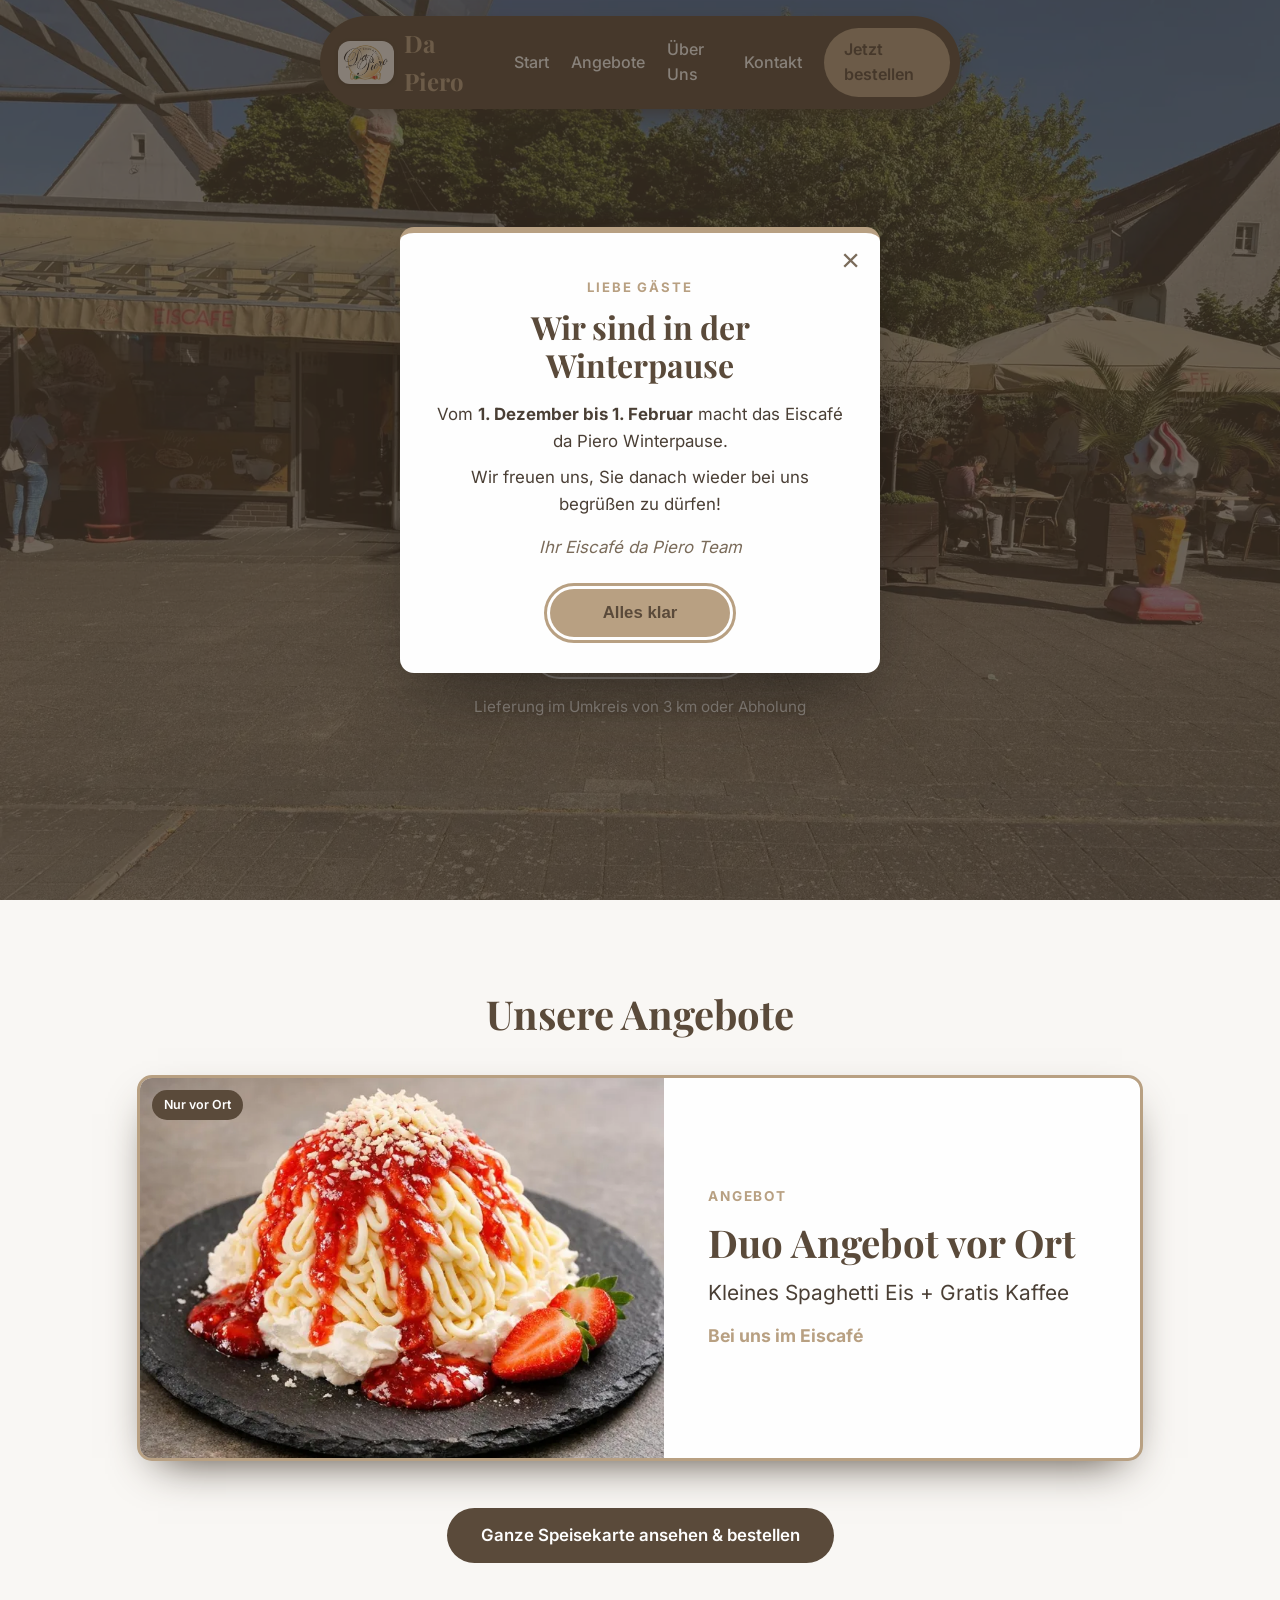
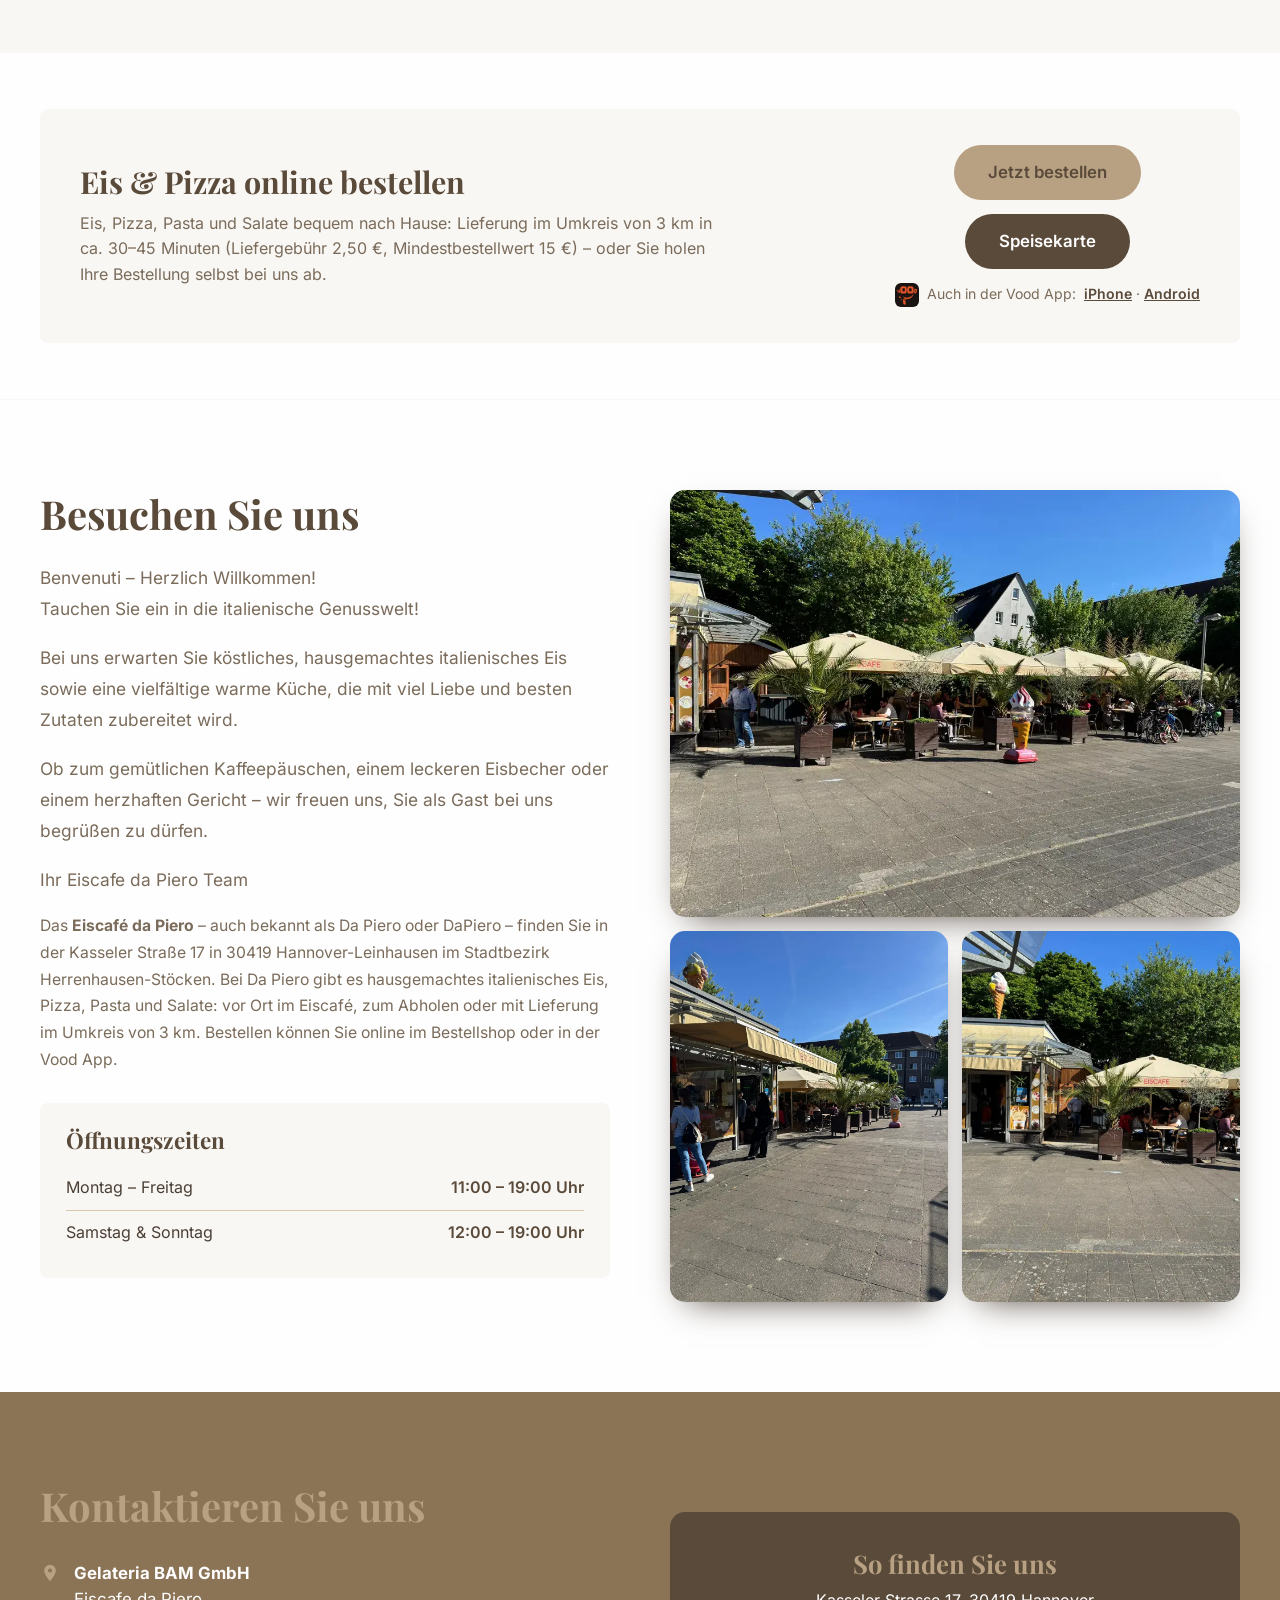
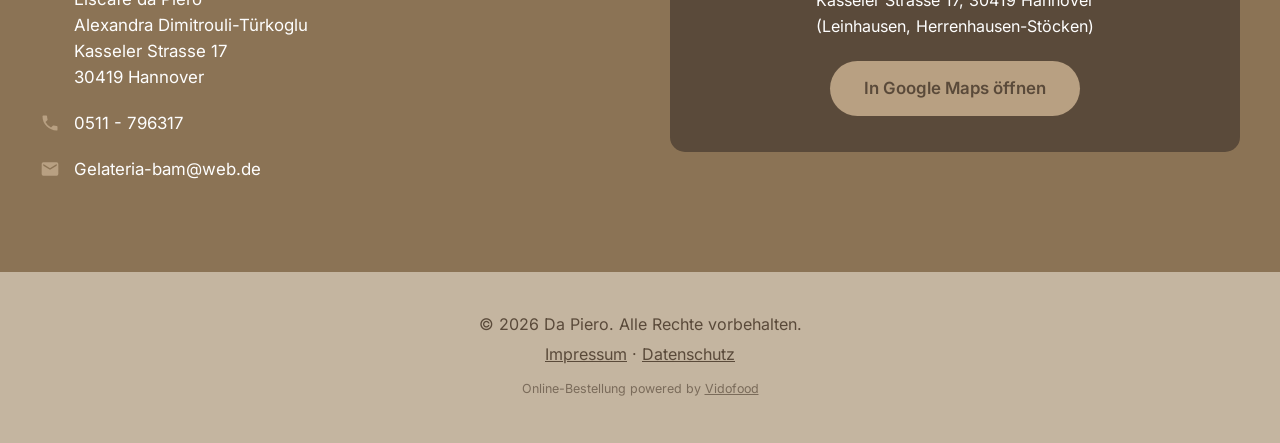
<file: index.html>
<!DOCTYPE html>
<html lang="de">
<head>
<meta charset="UTF-8">
<meta name="viewport" content="width=device-width, initial-scale=1">
<title>Eiscafé da Piero Hannover – Eis &amp; Pizza | Herrenhausen-Stöcken</title>
<meta name="description" content="Eiscafé da Piero (DaPiero) in Hannover-Herrenhausen-Stöcken: hausgemachtes italienisches Eis, Pizza &amp; Pasta. Lieferung (3 km) oder Abholung – online bestellen.">
<meta name="robots" content="index, follow, max-image-preview:large">
<link rel="canonical" href="https://da-piero-hannover.de/">
<link rel="alternate" hreflang="de" href="https://da-piero-hannover.de/">
<link rel="alternate" hreflang="x-default" href="https://da-piero-hannover.de/">
<meta name="geo.region" content="DE-NI">
<meta name="geo.placename" content="Hannover">
<meta name="geo.position" content="52.3981906;9.6742636">
<meta name="ICBM" content="52.3981906, 9.6742636">
<meta property="og:type" content="website">
<meta property="og:locale" content="de_DE">
<meta property="og:site_name" content="Eiscafé da Piero">
<meta property="og:title" content="Da Piero – Eiscafé &amp; Pizzeria in Hannover">
<meta property="og:description" content="Hausgemachtes italienisches Eis, Pizza und Pasta in Hannover-Herrenhausen-Stöcken – Lieferung im Umkreis von 3 km oder Abholung. Jetzt online bestellen.">
<meta property="og:url" content="https://da-piero-hannover.de/">
<meta property="og:image" content="https://da-piero-hannover.de/assets/img/og-image.jpg">
<meta property="og:image:width" content="1200">
<meta property="og:image:height" content="630">
<meta property="og:image:alt" content="Eiscafé da Piero in der Kasseler Straße 17, Hannover, mit Logo">
<meta name="twitter:card" content="summary_large_image">
<meta name="twitter:title" content="Da Piero – Eiscafé &amp; Pizzeria in Hannover">
<meta name="twitter:description" content="Hausgemachtes italienisches Eis, Pizza und Pasta in Hannover – Lieferung oder Abholung. Jetzt online bestellen.">
<meta name="twitter:image" content="https://da-piero-hannover.de/assets/img/og-image.jpg">
<meta name="theme-color" content="#5A4A3A">
<link rel="icon" href="favicon.ico" sizes="48x48">
<link rel="icon" type="image/png" sizes="96x96" href="assets/img/favicon-dapiero-logo.png">
<link rel="apple-touch-icon" sizes="180x180" href="assets/img/apple-touch-icon-dapiero-logo.png">
<link rel="preload" as="image" type="image/webp" href="assets/img/eiscafe-aussen.webp" fetchpriority="high">
<link rel="stylesheet" href="assets/css/fonts.css">
<link rel="stylesheet" href="assets/css/style.css">
<script type="application/ld+json">
[{"@context":"https://schema.org","@type":["Restaurant","IceCreamShop"],"@id":"https://da-piero-hannover.de/#restaurant","name":"Eiscafé da Piero","alternateName":["Da Piero","DaPiero","Eiscafe da Piero","Da Piero Eiscafé & Pizzeria","Eiscafé & Pizzeria Da Piero Hannover"],"description":"Italienisches Eiscafé und Pizzeria in Hannover (Herrenhausen-Stöcken) mit hausgemachtem Eis, Pizza, Pasta und Salaten – vor Ort, zur Abholung oder mit Lieferung im Umkreis von 3 km.","url":"https://da-piero-hannover.de/","logo":"https://da-piero-hannover.de/assets/img/logo-dapiero-gross.webp","image":["https://da-piero-hannover.de/assets/img/og-image.jpg","https://da-piero-hannover.de/assets/img/eiscafe-aussen.webp","https://da-piero-hannover.de/assets/img/eiscafe-terrasse.webp","https://da-piero-hannover.de/assets/img/eiscafe-eingang.webp"],"telephone":"+49 511 796317","email":"Gelateria-bam@web.de","address":{"@type":"PostalAddress","streetAddress":"Kasseler Straße 17","postalCode":"30419","addressLocality":"Hannover","addressRegion":"Niedersachsen","addressCountry":"DE"},"geo":{"@type":"GeoCoordinates","latitude":52.3981906,"longitude":9.6742636},"hasMap":"https://www.google.com/maps/search/?api=1&query=Kasseler+Strasse+17%2C+30419+Hannover","openingHoursSpecification":[{"@type":"OpeningHoursSpecification","dayOfWeek":["Monday","Tuesday","Wednesday","Thursday","Friday"],"opens":"11:00","closes":"19:00"},{"@type":"OpeningHoursSpecification","dayOfWeek":["Saturday","Sunday"],"opens":"12:00","closes":"19:00"}],"servesCuisine":["Italienisch","Eis","Pizza","Pasta","Salate"],"priceRange":"€–€€","currenciesAccepted":"EUR","hasMenu":"https://vidofood.de/dapiero","areaServed":[{"@type":"GeoCircle","geoMidpoint":{"@type":"GeoCoordinates","latitude":52.3981906,"longitude":9.6742636},"geoRadius":"3000"},{"@type":"City","name":"Hannover"}],"potentialAction":{"@type":"OrderAction","target":{"@type":"EntryPoint","urlTemplate":"https://vidofood.de/dapiero","inLanguage":"de-DE","actionPlatform":["https://schema.org/DesktopWebPlatform","https://schema.org/MobileWebPlatform"]},"deliveryMethod":["http://purl.org/goodrelations/v1#DeliveryModeOwnFleet","http://purl.org/goodrelations/v1#DeliveryModePickUp"]},"sameAs":["https://www.eiscafe-hannover.de/"],"parentOrganization":{"@type":"Organization","name":"Gelateria BAM GmbH"}},{"@context":"https://schema.org","@type":"WebSite","@id":"https://da-piero-hannover.de/#website","url":"https://da-piero-hannover.de/","name":"Eiscafé da Piero","alternateName":["Da Piero","DaPiero"],"inLanguage":"de-DE","publisher":{"@id":"https://da-piero-hannover.de/#restaurant"}}]
</script>
</head>
<body>
<a class="skip" href="#inhalt">Zum Inhalt springen</a>

<header class="navbar" id="navbar">
  <a class="nav-logo" href="#home" aria-label="Da Piero – nach oben"><img src="assets/img/logo-dapiero.webp" alt="Da Piero Logo" width="160" height="131"><span>Da Piero</span></a>
  <nav class="nav-links" id="nav-links" aria-label="Hauptnavigation">
    <a href="#home">Start</a>
    <a href="#angebote">Angebote</a>
    <a href="#ueber-uns">Über Uns</a>
    <a href="#kontakt">Kontakt</a>
    <a class="nav-order" href="https://vidofood.de/dapiero">Jetzt bestellen</a>
  </nav>
  <button class="menu-toggle" id="menu-toggle" aria-label="Menü öffnen" aria-expanded="false" aria-controls="nav-links"><span></span><span></span><span></span></button>
</header>

<main id="inhalt">
  <section class="hero" id="home">
    <img class="hero-bg" src="assets/img/eiscafe-aussen.webp" alt="Eiscafé da Piero in der Kasseler Straße 17, Hannover-Herrenhausen-Stöcken, mit Terrasse und Sonnenschirmen" width="1600" height="1200" fetchpriority="high" decoding="async">
    <div class="hero-content">
      <h1 class="hero-h1"><img class="hero-logo" src="assets/img/logo-dapiero-gross.webp" alt="Logo Da Piero – Eiscafé &amp; Pizzeria" width="800" height="653" fetchpriority="high"><span class="sr-only">Eiscafé da Piero – italienisches Eis &amp; Pizza in Hannover</span></h1>
      <a class="btn btn-primary" href="https://vidofood.de/dapiero">Jetzt bestellen</a>
      <a class="btn btn-outline hero-menu" href="https://vidofood.de/restaurant/dapiero">Speisekarte</a>
      <p class="hero-note">Lieferung im Umkreis von 3 km oder Abholung</p>
    </div>
  </section>

  <section class="offers" id="angebote">
    <div class="container">
      <h2 class="section-title">Unsere Angebote</h2>
      <div class="offer-list">
        <article class="offer-big">
          <div class="offer-big-img"><img src="assets/img/spaghetti-eis.webp" alt="Kleines Spaghettieis mit Erdbeersauce" width="720" height="720" loading="lazy"><span class="badge">Nur vor Ort</span></div>
          <div class="offer-big-body">
            <p class="offer-kicker">Angebot</p>
            <h3>Duo Angebot vor Ort</h3>
            <p class="offer-desc">Kleines Spaghetti Eis + Gratis Kaffee</p>
            <p class="offer-note">Bei uns im Eiscafé</p>
          </div>
        </article>
      </div>
      <div class="offers-cta">
        <a class="btn btn-dark" href="https://vidofood.de/restaurant/dapiero">Ganze Speisekarte ansehen &amp; bestellen</a>
      </div>
    </div>
  </section>

  <section class="order" id="bestellen">
    <div class="container order-inner">
      <div>
        <h2>Eis &amp; Pizza online bestellen</h2>
        <p>Eis, Pizza, Pasta und Salate bequem nach Hause: Lieferung im Umkreis von 3 km in ca. 30–45 Minuten (Liefergebühr 2,50 €, Mindestbestellwert 15 €) – oder Sie holen Ihre Bestellung selbst bei uns ab.</p>
      </div>
      <div class="order-actions">
        <a class="btn btn-primary" href="https://vidofood.de/dapiero">Jetzt bestellen</a>
        <a class="btn btn-dark" href="https://vidofood.de/restaurant/dapiero">Speisekarte</a>
        <p class="app-note"><img src="assets/img/logo-vood.png" alt="Vood App Icon – Da Piero in der Vood App bestellen" width="256" height="256" loading="lazy"> Auch in der Vood App: <span class="nowrap"><a href="https://apps.apple.com/de/app/vood-essen-bestellen/id6804287501">iPhone</a> · <a href="https://play.google.com/store/apps/details?id=de.vidofood.app">Android</a></span></p>
      </div>
    </div>
  </section>

  <section class="about" id="ueber-uns">
    <div class="container about-grid">
      <div class="about-text">
        <h2>Besuchen Sie uns</h2>
        <p>Benvenuti – Herzlich Willkommen!<br>Tauchen Sie ein in die italienische Genusswelt!</p>
        <p>Bei uns erwarten Sie köstliches, hausgemachtes italienisches Eis sowie eine vielfältige warme Küche, die mit viel Liebe und besten Zutaten zubereitet wird.</p>
        <p>Ob zum gemütlichen Kaffeepäuschen, einem leckeren Eisbecher oder einem herzhaften Gericht – wir freuen uns, Sie als Gast bei uns begrüßen zu dürfen.</p>
        <p>Ihr Eiscafe da Piero Team</p>
        <p class="seo-text">Das <strong>Eiscafé da Piero</strong> – auch bekannt als Da Piero oder DaPiero – finden Sie in der Kasseler Straße 17 in 30419 Hannover-Leinhausen im Stadtbezirk Herrenhausen-Stöcken. Bei Da Piero gibt es hausgemachtes italienisches Eis, Pizza, Pasta und Salate: vor Ort im Eiscafé, zum Abholen oder mit Lieferung im Umkreis von 3 km. Bestellen können Sie online im Bestellshop oder in der Vood App.</p>
        <div class="hours">
          <h3>Öffnungszeiten</h3>
          <dl>
            <div><dt>Montag – Freitag</dt><dd>11:00 – 19:00 Uhr</dd></div>
            <div><dt>Samstag &amp; Sonntag</dt><dd>12:00 – 19:00 Uhr</dd></div>
          </dl>
        </div>
      </div>
      <div class="gallery" aria-label="Fotos vom Eiscafé">
        <img src="assets/img/eiscafe-terrasse.webp" alt="Terrasse des Eiscafé da Piero in Hannover mit Sonnenschirmen und Palmen" width="1000" height="750" loading="lazy">
        <img src="assets/img/eiscafe-eingang.webp" alt="Eingang und Eistheke des Eiscafé da Piero in Hannover" width="1000" height="1333" loading="lazy">
        <img src="assets/img/eiscafe-aussen.webp" alt="Eiscafé da Piero Hannover von außen – Eis und Pizza in Herrenhausen-Stöcken" width="1600" height="1200" loading="lazy">
      </div>
    </div>
  </section>

  <section class="contact" id="kontakt">
    <div class="container contact-grid">
      <div>
        <h2>Kontaktieren Sie uns</h2>
        <ul class="contact-list">
          <li>
            <svg viewBox="0 0 24 24" aria-hidden="true"><path fill="currentColor" d="M12 2a7 7 0 0 0-7 7c0 5.2 7 13 7 13s7-7.8 7-13a7 7 0 0 0-7-7zm0 9.5A2.5 2.5 0 1 1 12 6.5a2.5 2.5 0 0 1 0 5z"/></svg>
            <span><strong>Gelateria BAM GmbH</strong><br>Eiscafe da Piero<br>Alexandra Dimitrouli-Türkoglu<br>Kasseler Strasse 17<br>30419 Hannover</span>
          </li>
          <li>
            <svg viewBox="0 0 24 24" aria-hidden="true"><path fill="currentColor" d="M6.6 10.8a15.1 15.1 0 0 0 6.6 6.6l2.2-2.2a1 1 0 0 1 1-.25 11.4 11.4 0 0 0 3.6.57 1 1 0 0 1 1 1V20a1 1 0 0 1-1 1A17 17 0 0 1 3 4a1 1 0 0 1 1-1h3.5a1 1 0 0 1 1 1c0 1.25.2 2.46.57 3.6a1 1 0 0 1-.25 1z"/></svg>
            <a href="tel:+49511796317">0511 - 796317</a>
          </li>
          <li>
            <svg viewBox="0 0 24 24" aria-hidden="true"><path fill="currentColor" d="M20 4H4a2 2 0 0 0-2 2v12a2 2 0 0 0 2 2h16a2 2 0 0 0 2-2V6a2 2 0 0 0-2-2zm0 4-8 5-8-5V6l8 5 8-5z"/></svg>
            <a href="mailto:Gelateria-bam@web.de">Gelateria-bam@web.de</a>
          </li>
        </ul>
      </div>
      <div class="map-card">
        <h3>So finden Sie uns</h3>
        <p>Kasseler Strasse 17, 30419 Hannover<br>(Leinhausen, Herrenhausen-Stöcken)</p>
        <a class="btn btn-primary" href="https://www.google.com/maps/search/?api=1&amp;query=Kasseler+Strasse+17%2C+30419+Hannover">In Google Maps öffnen</a>
      </div>
    </div>
  </section>
</main>

<footer class="footer">
  <p>© 2026 Da Piero. Alle Rechte vorbehalten.</p>
  <p class="footer-links"><a href="impressum.html">Impressum</a> · <a href="datenschutz.html">Datenschutz</a></p>
  <p class="powered">Online-Bestellung powered by <a href="https://vidofood.de">Vidofood</a></p>
</footer>

<a class="sticky-order" href="https://vidofood.de/dapiero">Jetzt bestellen</a>
<script src="assets/js/main.js"></script>
</body>
</html>
</file>
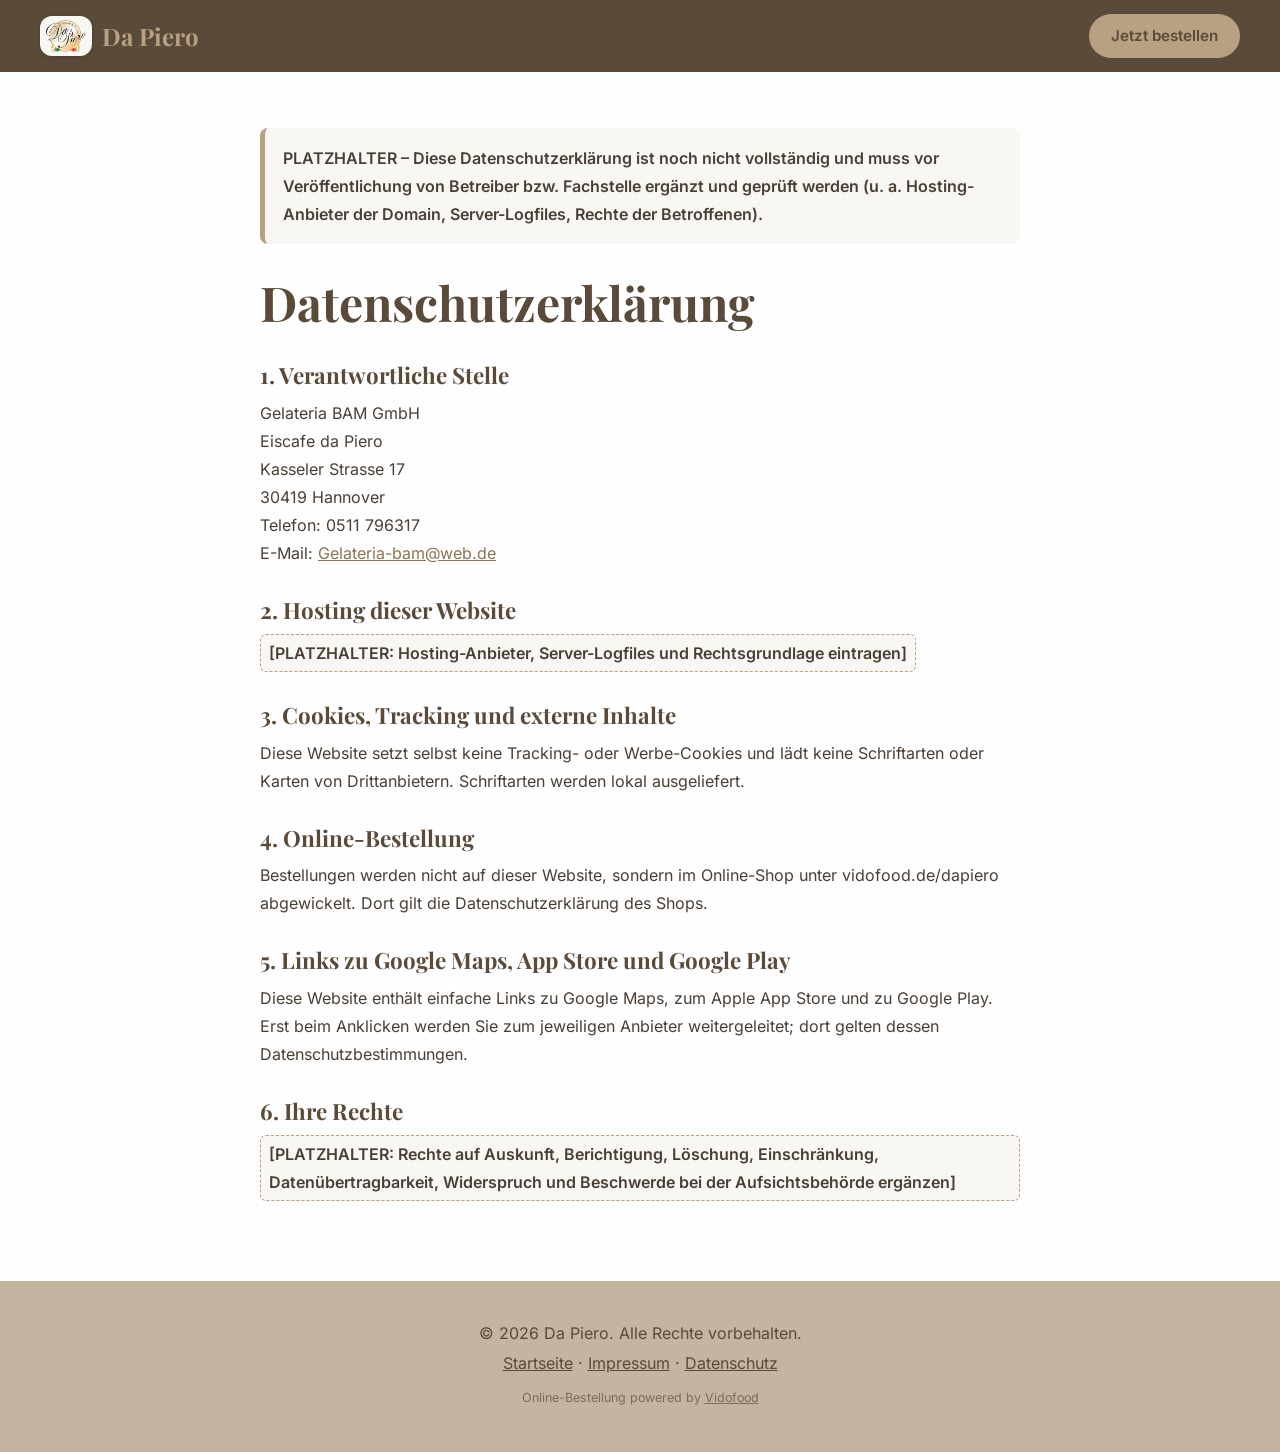
<file: datenschutz.html>
<!DOCTYPE html>
<html lang="de">
<head>
<meta charset="UTF-8">
<meta name="viewport" content="width=device-width, initial-scale=1">
<title>Datenschutz – Da Piero Eiscafé &amp; Pizzeria</title>
<meta name="robots" content="noindex">
<link rel="icon" type="image/png" href="assets/img/favicon-dapiero-logo.png">
<link rel="apple-touch-icon" sizes="180x180" href="assets/img/apple-touch-icon-dapiero-logo.png">
<link rel="stylesheet" href="assets/css/fonts.css">
<link rel="stylesheet" href="assets/css/style.css">
<link rel="stylesheet" href="assets/css/legal.css">
</head>
<body>
<header class="legal-header">
  <div class="container">
    <a class="nav-logo" href="index.html" aria-label="Zur Startseite"><img src="assets/img/logo-dapiero.webp" alt="Da Piero Logo" width="160" height="131"><span>Da Piero</span></a>
    <a class="btn btn-primary" href="https://vidofood.de/dapiero">Jetzt bestellen</a>
  </div>
</header>
<main class="legal container">
<p class="todo">PLATZHALTER – Diese Datenschutzerklärung ist noch nicht vollständig und muss vor Veröffentlichung von Betreiber bzw. Fachstelle ergänzt und geprüft werden (u. a. Hosting-Anbieter der Domain, Server-Logfiles, Rechte der Betroffenen).</p>
<h1>Datenschutzerklärung</h1>
<h2>1. Verantwortliche Stelle</h2>
<p>Gelateria BAM GmbH<br>Eiscafe da Piero<br>Kasseler Strasse 17<br>30419 Hannover<br>Telefon: 0511 796317<br>E-Mail: <a href="mailto:Gelateria-bam@web.de">Gelateria-bam@web.de</a></p>
<h2>2. Hosting dieser Website</h2>
<p class="todo-inline">[PLATZHALTER: Hosting-Anbieter, Server-Logfiles und Rechtsgrundlage eintragen]</p>
<h2>3. Cookies, Tracking und externe Inhalte</h2>
<p>Diese Website setzt selbst keine Tracking- oder Werbe-Cookies und lädt keine Schriftarten oder Karten von Drittanbietern. Schriftarten werden lokal ausgeliefert.</p>
<h2>4. Online-Bestellung</h2>
<p>Bestellungen werden nicht auf dieser Website, sondern im Online-Shop unter vidofood.de/dapiero abgewickelt. Dort gilt die Datenschutzerklärung des Shops.</p>
<h2>5. Links zu Google Maps, App Store und Google Play</h2>
<p>Diese Website enthält einfache Links zu Google Maps, zum Apple App Store und zu Google Play. Erst beim Anklicken werden Sie zum jeweiligen Anbieter weitergeleitet; dort gelten dessen Datenschutzbestimmungen.</p>
<h2>6. Ihre Rechte</h2>
<p class="todo-inline">[PLATZHALTER: Rechte auf Auskunft, Berichtigung, Löschung, Einschränkung, Datenübertragbarkeit, Widerspruch und Beschwerde bei der Aufsichtsbehörde ergänzen]</p>
</main>
<footer class="footer">
  <p>© 2026 Da Piero. Alle Rechte vorbehalten.</p>
  <p class="footer-links"><a href="index.html">Startseite</a> · <a href="impressum.html">Impressum</a> · <a href="datenschutz.html">Datenschutz</a></p>
  <p class="powered">Online-Bestellung powered by <a href="https://vidofood.de">Vidofood</a></p>
</footer>
</body>
</html>
</file>
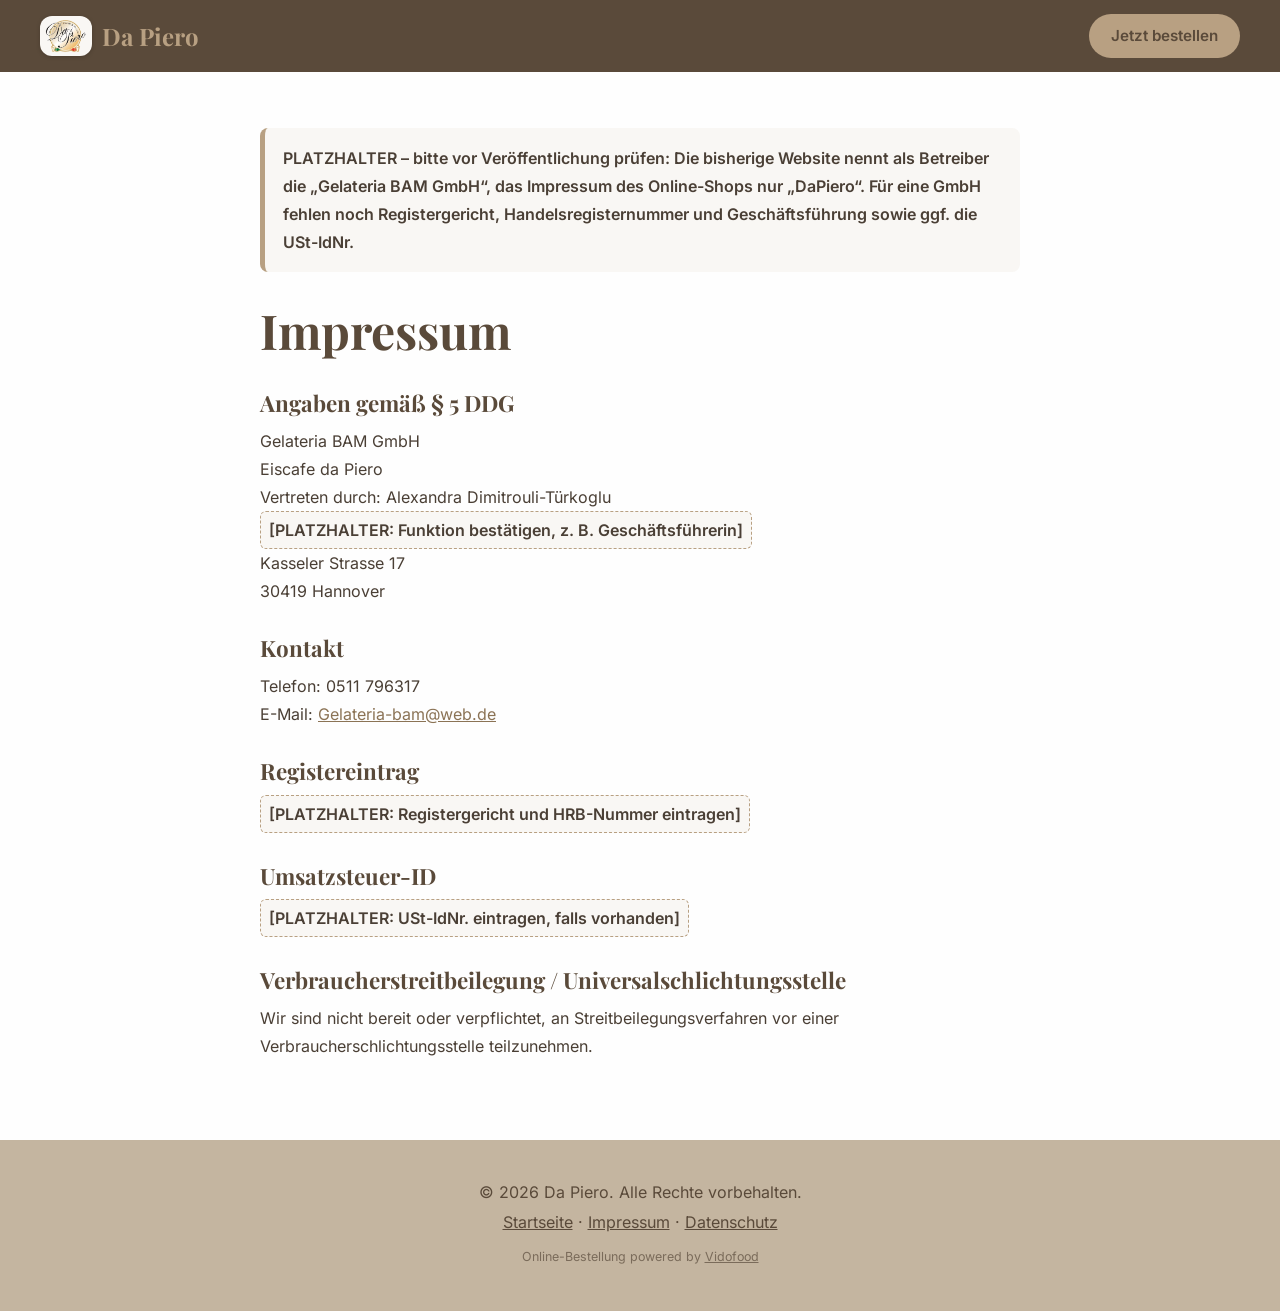
<file: impressum.html>
<!DOCTYPE html>
<html lang="de">
<head>
<meta charset="UTF-8">
<meta name="viewport" content="width=device-width, initial-scale=1">
<title>Impressum – Da Piero Eiscafé &amp; Pizzeria</title>
<meta name="robots" content="noindex">
<link rel="icon" type="image/png" href="assets/img/favicon-dapiero-logo.png">
<link rel="apple-touch-icon" sizes="180x180" href="assets/img/apple-touch-icon-dapiero-logo.png">
<link rel="stylesheet" href="assets/css/fonts.css">
<link rel="stylesheet" href="assets/css/style.css">
<link rel="stylesheet" href="assets/css/legal.css">
</head>
<body>
<header class="legal-header">
  <div class="container">
    <a class="nav-logo" href="index.html" aria-label="Zur Startseite"><img src="assets/img/logo-dapiero.webp" alt="Da Piero Logo" width="160" height="131"><span>Da Piero</span></a>
    <a class="btn btn-primary" href="https://vidofood.de/dapiero">Jetzt bestellen</a>
  </div>
</header>
<main class="legal container">
<p class="todo">PLATZHALTER – bitte vor Veröffentlichung prüfen: Die bisherige Website nennt als Betreiber die „Gelateria BAM GmbH“, das Impressum des Online-Shops nur „DaPiero“. Für eine GmbH fehlen noch Registergericht, Handelsregisternummer und Geschäftsführung sowie ggf. die USt-IdNr.</p>
<h1>Impressum</h1>
<h2>Angaben gemäß § 5 DDG</h2>
<p>Gelateria BAM GmbH<br>Eiscafe da Piero<br>Vertreten durch: Alexandra Dimitrouli-Türkoglu <span class="todo-inline">[PLATZHALTER: Funktion bestätigen, z. B. Geschäftsführerin]</span><br>Kasseler Strasse 17<br>30419 Hannover</p>
<h2>Kontakt</h2>
<p>Telefon: 0511 796317<br>E-Mail: <a href="mailto:Gelateria-bam@web.de">Gelateria-bam@web.de</a></p>
<h2>Registereintrag</h2>
<p class="todo-inline">[PLATZHALTER: Registergericht und HRB-Nummer eintragen]</p>
<h2>Umsatzsteuer-ID</h2>
<p class="todo-inline">[PLATZHALTER: USt-IdNr. eintragen, falls vorhanden]</p>
<h2>Verbraucherstreitbeilegung / Universalschlichtungsstelle</h2>
<p>Wir sind nicht bereit oder verpflichtet, an Streitbeilegungsverfahren vor einer Verbraucherschlichtungsstelle teilzunehmen.</p>
</main>
<footer class="footer">
  <p>© 2026 Da Piero. Alle Rechte vorbehalten.</p>
  <p class="footer-links"><a href="index.html">Startseite</a> · <a href="impressum.html">Impressum</a> · <a href="datenschutz.html">Datenschutz</a></p>
  <p class="powered">Online-Bestellung powered by <a href="https://vidofood.de">Vidofood</a></p>
</footer>
</body>
</html>
</file>
<file: assets/css/fonts.css>
@font-face{font-family:"Playfair Display";font-style:normal;font-weight:400 900;font-display:swap;src:url(../fonts/playfair-display.woff2) format("woff2")}
@font-face{font-family:"Inter";font-style:normal;font-weight:100 900;font-display:swap;src:url(../fonts/inter.woff2) format("woff2")}
</file>
<file: assets/css/style.css>
:root{
  --color-brown:#5A4A3A;
  --color-text:#4A3F35;
  --color-muted:#7A6B5A;
  --color-gold:#B8A082;
  --color-gold-light:#D9C7AE;
  --color-mocha:#8B7355;
  --color-sand:#C4B5A0;
  --color-offwhite:#F9F7F4;
  --color-white:#FEFEFE;
  --color-shadow:#3A2E22;
  --font-head:"Playfair Display",Georgia,serif;
  --font-body:"Inter",system-ui,-apple-system,"Segoe UI",sans-serif;
}
*,*::before,*::after{box-sizing:border-box}
html{scroll-behavior:smooth;scroll-padding-top:90px}
body{margin:0;font-family:var(--font-body);color:var(--color-text);background:var(--color-white);line-height:1.6;-webkit-font-smoothing:antialiased}
img{max-width:100%;display:block}
a{color:inherit}
h1,h2,h3{font-family:var(--font-head);color:var(--color-brown);line-height:1.2;margin:0}
p{margin:0}
.container{width:min(1200px,100% - 40px);margin-inline:auto}
.skip{position:absolute;left:-999px;top:0;background:var(--color-brown);color:var(--color-white);padding:10px 16px;z-index:100}
.skip:focus{left:12px;top:12px}

/* Buttons */
.btn{display:inline-block;padding:14px 34px;border-radius:50px;font-weight:600;font-size:1.05rem;text-decoration:none;transition:transform .2s,background-color .2s,box-shadow .2s;text-align:center}
.btn-primary{background:var(--color-gold);color:var(--color-brown)}
.btn-primary:hover{background:var(--color-gold-light);transform:translateY(-2px)}
.btn-dark{background:var(--color-brown);color:var(--color-white)}
.btn-dark:hover{background:var(--color-mocha);transform:translateY(-2px)}
.btn:focus-visible,.nav-links a:focus-visible,.menu-toggle:focus-visible{outline:3px solid var(--color-gold);outline-offset:3px}

/* Navbar (pill, like the old site) */
.navbar{position:fixed;top:16px;left:50%;transform:translateX(-50%);z-index:50;display:flex;align-items:center;gap:28px;padding:8px 10px 8px 18px;border-radius:50px;background:var(--color-brown);box-shadow:0 8px 28px -10px var(--color-shadow);transition:box-shadow .3s}
.nav-logo{display:flex;align-items:center;gap:10px;text-decoration:none;font-family:var(--font-head);font-weight:700;font-size:1.5rem;color:var(--color-gold)}
.nav-logo img{width:56px;height:auto;padding:3px 5px;background:var(--color-offwhite);border-radius:12px;box-shadow:0 1px 4px rgba(0,0,0,.18)}
.nav-links{display:flex;align-items:center;gap:22px}
.nav-links a{color:var(--color-white);text-decoration:none;font-weight:500;font-size:1rem}
.nav-links a:hover{color:var(--color-gold)}
.nav-links .nav-order{background:var(--color-gold);color:var(--color-brown);padding:9px 20px;border-radius:50px;font-weight:600}
.nav-links .nav-order:hover{background:var(--color-gold-light);color:var(--color-brown)}
.menu-toggle{display:none;background:none;border:0;padding:10px;cursor:pointer}
.menu-toggle span{display:block;width:22px;height:2px;margin:5px 0;background:var(--color-white);transition:transform .2s,opacity .2s}

/* Hero */
.hero{position:relative;min-height:100vh;min-height:100svh;display:flex;align-items:center;justify-content:center;text-align:center;overflow:hidden;background:var(--color-brown)}
.hero-bg{position:absolute;inset:0;width:100%;height:100%;object-fit:cover;object-position:center 30%;opacity:.6}
.hero-content{position:relative;padding:120px 20px 80px;display:flex;flex-direction:column;align-items:center}
.hero-logo{width:min(400px,92vw);height:auto;margin:0 auto 10px;padding:36px 48px;background:radial-gradient(ellipse closest-side,rgba(249,247,244,.94) 0%,rgba(249,247,244,.88) 70%,rgba(249,247,244,0) 100%);filter:drop-shadow(0 2px 6px rgba(0,0,0,.25))}
.hero-tagline{color:var(--color-white);font-size:clamp(1.25rem,2.6vw,1.75rem);font-weight:500;margin-bottom:30px;text-shadow:0 2px 12px var(--color-shadow)}
.hero-note{color:var(--color-white);margin-top:16px;font-size:.95rem;text-shadow:0 1px 8px var(--color-shadow)}

/* Sections */
section{padding:90px 0}
.section-title{text-align:center;font-size:clamp(2rem,4vw,2.5rem);margin-bottom:14px}
.section-subtitle{text-align:center;color:var(--color-muted);font-size:1.1rem;max-width:620px;margin:0 auto 50px}

/* Offers */
.offers{background:var(--color-offwhite)}
.product-grid{display:grid;grid-template-columns:repeat(4,1fr);gap:28px}
.product-card{background:var(--color-white);border-radius:8px;overflow:hidden;box-shadow:0 10px 30px -14px var(--color-shadow);transition:transform .25s,box-shadow .25s;display:flex;flex-direction:column}
.product-card:hover{transform:translateY(-6px);box-shadow:0 18px 38px -16px var(--color-shadow)}
.product-img{position:relative;aspect-ratio:4/3;overflow:hidden}
.product-img img{width:100%;height:100%;object-fit:cover}
.badge{position:absolute;top:12px;left:12px;background:var(--color-brown);color:var(--color-white);font-size:.78rem;font-weight:600;padding:5px 12px;border-radius:50px}
.product-body{padding:20px 22px 24px;display:flex;flex-direction:column;gap:6px;flex:1}
.product-body h3{font-family:var(--font-body);font-size:1.08rem;font-weight:600;color:var(--color-text)}
.product-body p{color:var(--color-muted);font-size:.93rem}
.product-body .price,.product-body .price-note{margin-top:auto;padding-top:10px;color:var(--color-gold);font-weight:700;font-size:1.15rem}
.product-body .price-note{font-size:.95rem}
.product-promo{outline:2px solid var(--color-gold)}
.offers-cta{text-align:center;margin-top:50px}

/* Order strip */
.order{padding:56px 0;background:var(--color-white);border-bottom:1px solid var(--color-offwhite)}
.order-inner{display:flex;align-items:center;justify-content:space-between;gap:40px;background:var(--color-offwhite);border-radius:8px;padding:36px 40px}
.order h2{font-size:1.9rem;margin-bottom:10px}
.order p{color:var(--color-muted);max-width:640px}
.order-actions{display:flex;flex-direction:column;align-items:center;gap:14px;flex-shrink:0}
.app-note{display:flex;flex-wrap:wrap;justify-content:center;align-items:center;gap:6px 8px;font-size:.88rem;color:var(--color-muted)}
.app-note img{width:24px;height:24px;border-radius:6px}
.app-note a{color:var(--color-brown);font-weight:600}

/* About */
.about{background:var(--color-white)}
.about-grid{display:grid;grid-template-columns:1fr 1fr;gap:60px;align-items:start}
.about-text h2{font-size:clamp(2rem,4vw,2.5rem);margin-bottom:24px}
.about-text p{color:var(--color-muted);font-size:1.08rem;line-height:1.8;margin-bottom:18px}
.hours{margin-top:30px;background:var(--color-offwhite);border-radius:8px;padding:24px 26px}
.hours h3{font-size:1.4rem;margin-bottom:12px}
.hours dl{margin:0}
.hours dl div{display:flex;justify-content:space-between;gap:16px;padding:9px 0;border-bottom:1px solid var(--color-gold-light)}
.hours dl div:last-child{border-bottom:0}
.hours dt{color:var(--color-text)}
.hours dd{margin:0;font-weight:600;color:var(--color-brown);white-space:nowrap}
.gallery{display:grid;grid-template-columns:1fr 1fr;gap:14px}
.gallery img{width:100%;height:100%;object-fit:cover;border-radius:15px;box-shadow:0 14px 34px -18px var(--color-shadow)}
.gallery img:first-child{grid-column:1/-1;aspect-ratio:4/3}
.gallery img:not(:first-child){aspect-ratio:3/4}

/* Contact */
.contact{background:var(--color-mocha);color:var(--color-white)}
.contact h2{color:var(--color-gold);font-size:clamp(2rem,4vw,2.5rem);margin-bottom:30px}
.contact-grid{display:grid;grid-template-columns:1fr 1fr;gap:60px;align-items:center}
.contact-list{list-style:none;margin:0;padding:0;display:grid;gap:20px}
.contact-list li{display:flex;gap:14px;align-items:flex-start;font-size:1.05rem;line-height:1.55}
.contact-list svg{width:20px;height:20px;flex-shrink:0;margin-top:3px;color:var(--color-gold)}
.contact-list a{color:var(--color-white);text-decoration:none}
.contact-list a:hover{text-decoration:underline}
.map-card{background:var(--color-brown);border-radius:15px;padding:36px;text-align:center}
.map-card h3{color:var(--color-gold);font-size:1.6rem;margin-bottom:10px}
.map-card p{margin-bottom:22px}

/* Footer */
.footer{background:var(--color-sand);color:var(--color-brown);text-align:center;padding:36px 20px 40px}
.footer p{margin:4px 0}
.footer-links a{color:var(--color-brown)}
.powered{font-size:.78rem;color:var(--color-muted);margin-top:12px!important}
.powered a{color:var(--color-muted)}

/* Sticky order (mobile) */
.sticky-order{display:none}

@media (max-width:1024px){
  .product-grid{grid-template-columns:repeat(3,1fr)}
}
@media (max-width:860px){
  .navbar{left:12px;right:12px;transform:none;justify-content:space-between;padding:6px 8px 6px 14px;border-radius:30px;flex-wrap:wrap;gap:0}
  .menu-toggle{display:block;order:2}
  .nav-logo{order:1}
  .nav-links{order:3;display:none;width:100%;flex-direction:column;align-items:stretch;gap:0;padding:8px 6px 10px}
  .nav-links a{padding:12px 10px;border-top:1px solid var(--color-mocha)}
  .nav-links .nav-order{margin-top:8px;text-align:center;border-top:0}
  .navbar.open{border-radius:22px}
  .navbar.open .nav-links{display:flex}
  .navbar.open .menu-toggle span:nth-child(1){transform:translateY(7px) rotate(45deg)}
  .navbar.open .menu-toggle span:nth-child(2){opacity:0}
  .navbar.open .menu-toggle span:nth-child(3){transform:translateY(-7px) rotate(-45deg)}
  .product-grid{grid-template-columns:repeat(2,1fr);gap:18px}
  .about-grid,.contact-grid{grid-template-columns:1fr;gap:40px}
  .order-inner{flex-direction:column;align-items:flex-start;padding:28px 24px;gap:22px}
  .order-actions{align-items:flex-start}
}
@media (max-width:560px){
  section{padding:64px 0}
  .container{width:calc(100% - 32px)}
  .hero-logo{width:min(320px,90vw);padding:26px 34px}
  .hero-content{padding:110px 16px 70px}
  .product-grid{gap:14px}
  .product-body{padding:14px 14px 16px}
  .product-body h3{font-size:.98rem}
  .product-body p{font-size:.84rem}
  .product-body .price{font-size:1.05rem}
  .btn{padding:14px 26px}
  .offers-cta .btn,.order-actions .btn,.map-card .btn{width:100%}
  .order-actions{width:100%;align-items:center}
  .map-card{padding:28px 20px}
  .sticky-order{display:block;position:fixed;left:16px;right:16px;bottom:16px;z-index:40;background:var(--color-brown);color:var(--color-white);text-align:center;font-weight:600;padding:15px;border-radius:50px;text-decoration:none;box-shadow:0 10px 26px -8px var(--color-shadow);transform:translateY(120px);transition:transform .3s}
  .sticky-order.show{transform:none}
  .footer{padding-bottom:96px}
}
@media (prefers-reduced-motion:reduce){*{transition:none!important;scroll-behavior:auto!important}}
.nowrap{white-space:nowrap}
.hero-h1{margin:0;font-size:inherit;line-height:0}
.sr-only{position:absolute;width:1px;height:1px;padding:0;margin:-1px;overflow:hidden;clip:rect(0,0,0,0);white-space:nowrap;border:0}
.about-text p.seo-text{font-size:.98rem;line-height:1.7}

.btn-outline{background:rgba(255,255,255,.12);color:var(--color-white);border:2px solid var(--color-white)}
.btn-outline:hover{background:var(--color-white);color:var(--color-brown);transform:translateY(-2px)}
.hero-menu{margin-top:14px;min-width:220px}
.hero .btn-primary{min-width:220px}
.offer-list{display:grid;gap:36px;max-width:1000px;margin:0 auto}
.offer-big{display:grid;grid-template-columns:1.1fr 1fr;background:var(--color-white);border-radius:12px;overflow:hidden;box-shadow:0 18px 44px -18px var(--color-shadow);outline:3px solid var(--color-gold)}
.offer-big-img{position:relative;min-height:380px}
.offer-big-img img{position:absolute;inset:0;width:100%;height:100%;object-fit:cover}
.offer-big-body{padding:48px 44px;display:flex;flex-direction:column;justify-content:center;gap:12px}
.offer-kicker{text-transform:uppercase;letter-spacing:.14em;font-size:.85rem;font-weight:700;color:var(--color-gold)}
.offer-big-body h3{font-family:var(--font-head);font-size:2.4rem;line-height:1.15;color:var(--color-brown)}
.offer-desc{font-size:1.3rem;color:var(--color-text)}
.offer-note{margin-top:8px;font-size:1.1rem;font-weight:700;color:var(--color-gold)}
@media (max-width:760px){.offer-big{grid-template-columns:1fr}.offer-big-img{min-height:0;aspect-ratio:1/1}.offer-big-body{padding:28px 24px}.offer-big-body h3{font-size:1.8rem}.offer-desc{font-size:1.1rem}}
.offer-big-body p{margin:0}
.offers .section-title{margin-bottom:40px}
.wp-overlay{position:fixed;inset:0;z-index:9999;background:rgba(58,46,34,.6);display:flex;align-items:center;justify-content:center;padding:20px;animation:wpIn .3s ease}
.wp-box{position:relative;background:var(--color-white);border-radius:14px;max-width:480px;width:100%;padding:44px 36px 36px;text-align:center;box-shadow:0 30px 70px -20px rgba(0,0,0,.5);border-top:6px solid var(--color-gold)}
.wp-box h2{font-size:2rem;margin:6px 0 16px}
.wp-box p{margin:0 0 10px;color:var(--color-text);font-size:1.05rem}
.wp-kicker{text-transform:uppercase;letter-spacing:.14em;font-size:.82rem!important;font-weight:700;color:var(--color-gold)!important}
.wp-sign{font-style:italic;color:var(--color-muted)!important;margin-top:16px!important}
.wp-ok{margin-top:18px;border:0;cursor:pointer;min-width:180px}
.wp-close{position:absolute;top:10px;right:14px;background:none;border:0;font-size:2rem;line-height:1;color:var(--color-muted);cursor:pointer}
@keyframes wpIn{from{opacity:0}to{opacity:1}}
</file>
<file: assets/css/legal.css>
.legal-header{background:var(--color-brown);padding:14px 0}
.legal-header .container{display:flex;align-items:center;justify-content:space-between;gap:16px}
.legal-header .nav-logo img{width:52px;height:auto}
.legal-header .btn{padding:10px 22px;font-size:.95rem}
.legal{padding:56px 0 80px;max-width:760px}
.legal h1{font-size:clamp(2.2rem,5vw,3rem);margin-bottom:26px}
.legal h2{font-size:1.4rem;margin:30px 0 10px}
.legal p{line-height:1.75}
.legal a{color:var(--color-mocha)}
.todo{background:var(--color-offwhite);border-left:5px solid var(--color-gold);padding:16px 18px;border-radius:8px;font-weight:600;margin-bottom:30px}
.todo-inline{background:var(--color-offwhite);border:1px dashed var(--color-gold);padding:4px 8px;border-radius:6px;display:inline-block;font-weight:600}
.legal-header .nav-logo{order:0}
</file>
